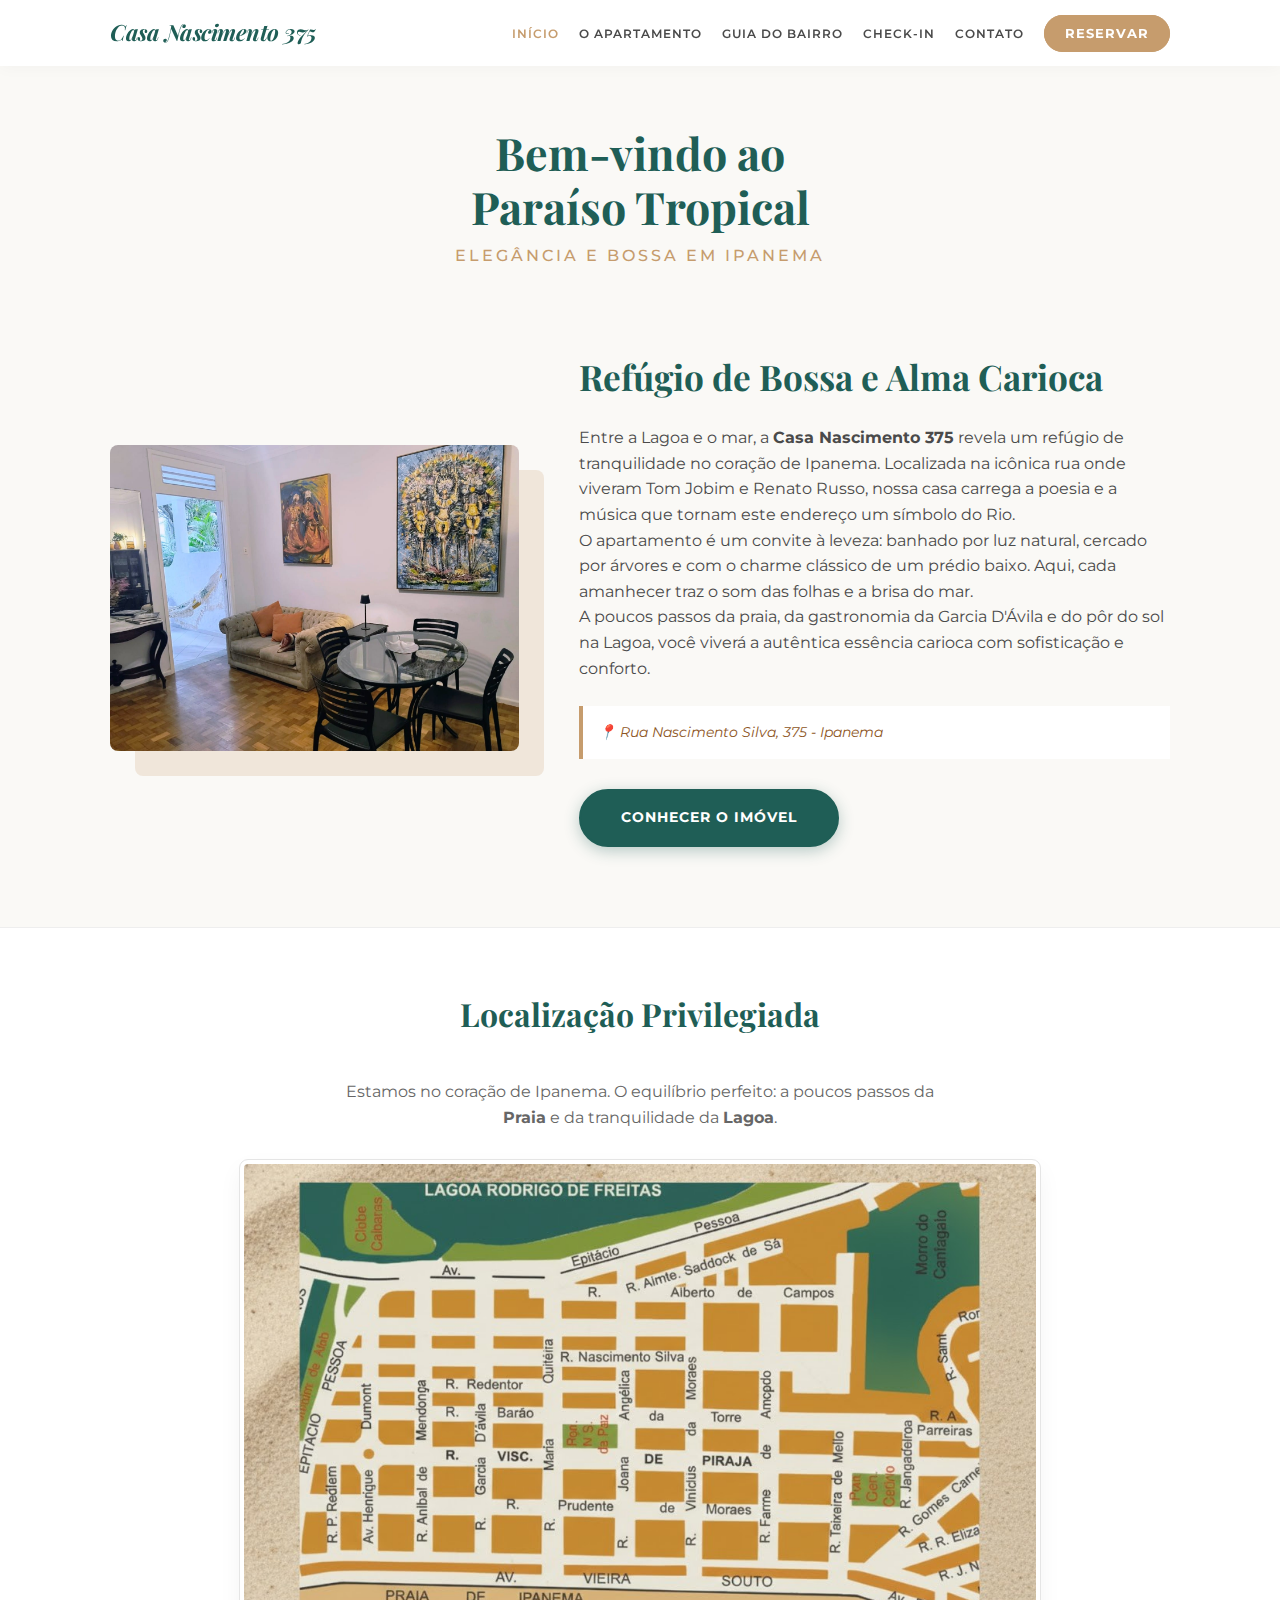
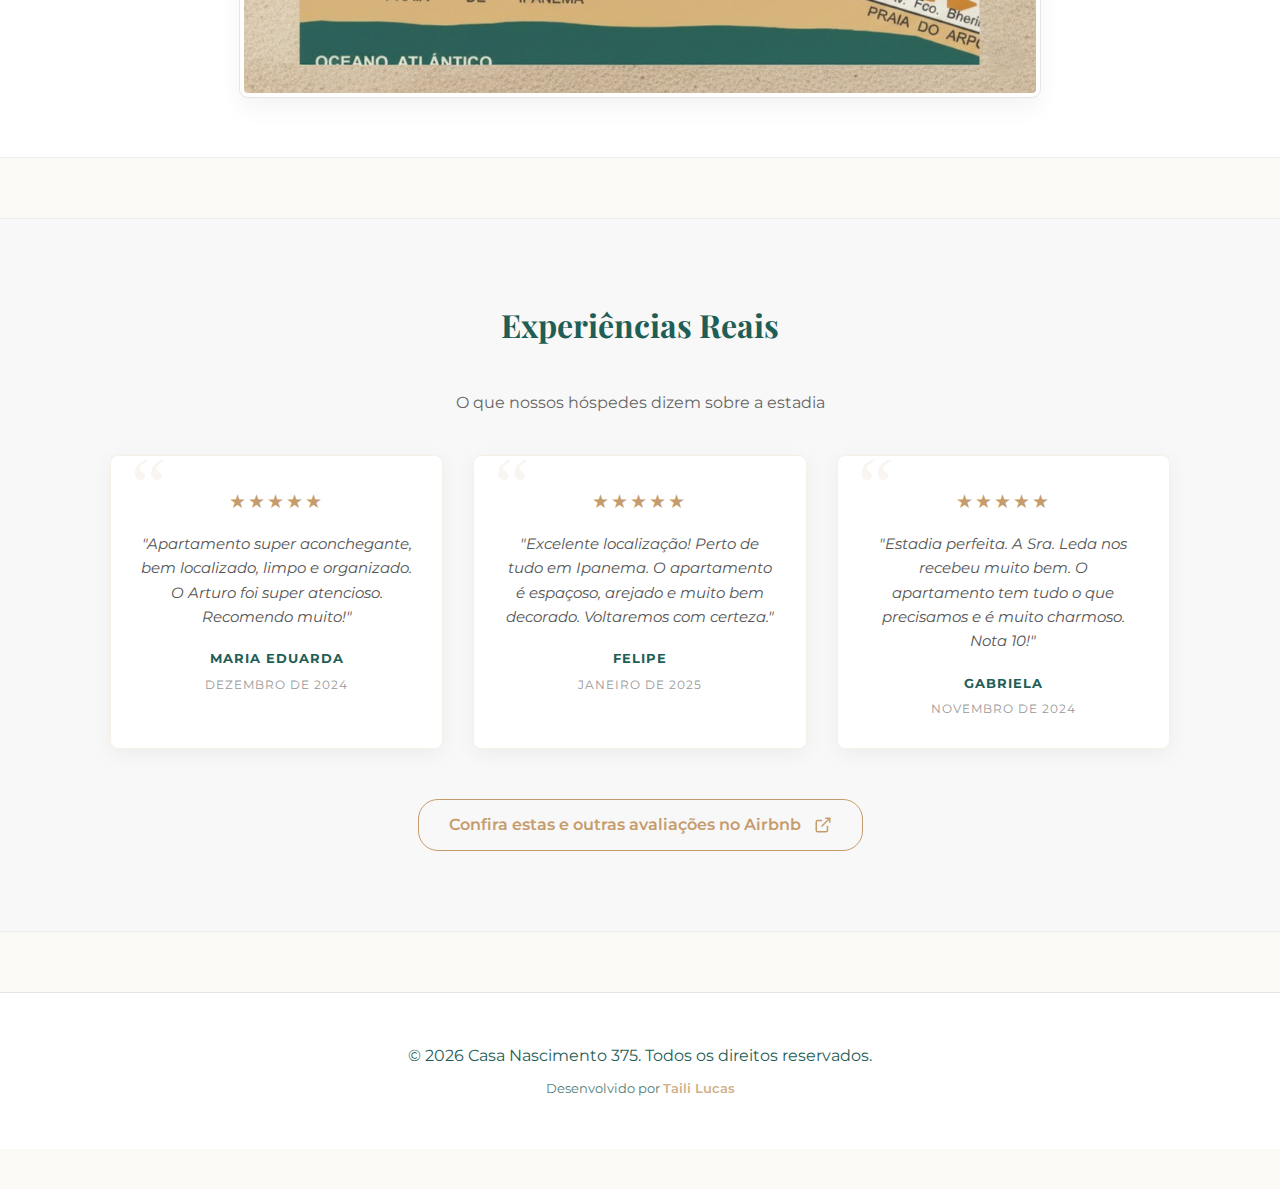
<file: index.html>
<!DOCTYPE html>
<html lang="pt-br">
<head>
    <meta charset="UTF-8">
    <meta name="viewport" content="width=device-width, initial-scale=1.0">
    <title>Casa Nascimento 375 | Hospedagem Tropical</title>
    <link rel="stylesheet" href="style.css">
    <link href="https://fonts.googleapis.com/css2?family=Montserrat:wght@300;400;600&family=Playfair+Display:ital,wght@0,400;0,700;1,400&display=swap" rel="stylesheet">
</head>
<body>

    <header>
        <div class="container header-content">
            <div class="logo">Casa Nascimento 375</div>
            <nav>
                <ul>
                    <li><a href="index.html" class="active">Início</a></li>
                    <li><a href="apartamento.html">O Apartamento</a></li>
                    <li><a href="guia.html">Guia do Bairro</a></li>
                    <li><a href="checkin.html">Check-in</a></li>
                    <li><a href="contato.html">Contato</a></li>
                    <li><a href="https://airbnb.com.br/rooms/25366285" target="_blank" class="btn-airbnb">Reservar</a></li>
                </ul>
            </nav>
        </div>
    </header>

    <div class="hero-header">
        <div class="container">
            <h1>Bem-vindo ao<br>Paraíso Tropical</h1>
            <p class="subtitle">Elegância e Bossa em Ipanema</p>
        </div>
    </div>

    <section class="container intro">
        <div class="intro-img">
            <img src="img/sala2.jpeg" alt="Paisagem de Ipanema e Lagoa">
        </div>
        
        <div class="intro-text">
            <h2>Refúgio de Bossa e Alma Carioca</h2>
            
            <p>Entre a Lagoa e o mar, a <strong>Casa Nascimento 375</strong> revela um refúgio de tranquilidade no coração de Ipanema. Localizada na icônica rua onde viveram Tom Jobim e Renato Russo, nossa casa carrega a poesia e a música que tornam este endereço um símbolo do Rio.</p>
            
            <p>O apartamento é um convite à leveza: banhado por luz natural, cercado por árvores e com o charme clássico de um prédio baixo. Aqui, cada amanhecer traz o som das folhas e a brisa do mar.</p>
            
            <p>A poucos passos da praia, da gastronomia da Garcia D'Ávila e do pôr do sol na Lagoa, você viverá a autêntica essência carioca com sofisticação e conforto.</p>

            <p class="address">📍 Rua Nascimento Silva, 375 - Ipanema</p>
            
            <a href="apartamento.html" class="btn">Conhecer o Imóvel</a>
        </div>
    </section>

    <section class="map-section">
        <div class="container map-container">
            <h2 class="section-title">Localização Privilegiada</h2>
            <p style="max-width: 600px; margin: 0 auto 30px auto; color: #666;">
                Estamos no coração de Ipanema. O equilíbrio perfeito: a poucos passos da <strong>Praia</strong> e da tranquilidade da <strong>Lagoa</strong>.
            </p>
            <img src="img/mapa.jpg" alt="Mapa de Localização Ipanema e Lagoa">
        </div>
    </section>

    <section class="reviews-section">
        <div class="container">
            <h2 class="section-title">Experiências Reais</h2>
            <p style="text-align: center; color: #666; margin-bottom: 20px;">O que nossos hóspedes dizem sobre a estadia</p>
            
            <div class="reviews-grid">
                <div class="review-card">
                    <span class="review-stars">★★★★★</span>
                    <p class="review-text">"Apartamento super aconchegante, bem localizado, limpo e organizado. O Arturo foi super atencioso. Recomendo muito!"</p>
                    <div class="review-author">
                        Maria Eduarda
                        <span class="review-date">Dezembro de 2024</span>
                    </div>
                </div>

                <div class="review-card">
                    <span class="review-stars">★★★★★</span>
                    <p class="review-text">"Excelente localização! Perto de tudo em Ipanema. O apartamento é espaçoso, arejado e muito bem decorado. Voltaremos com certeza."</p>
                    <div class="review-author">
                        Felipe
                        <span class="review-date">Janeiro de 2025</span>
                    </div>
                </div>

                <div class="review-card">
                    <span class="review-stars">★★★★★</span>
                    <p class="review-text">"Estadia perfeita. A Sra. Leda nos recebeu muito bem. O apartamento tem tudo o que precisamos e é muito charmoso. Nota 10!"</p>
                    <div class="review-author">
                        Gabriela
                        <span class="review-date">Novembro de 2024</span>
                    </div>
                </div>
            </div>
            
            <div style="text-align: center; margin-top: 50px;">
                <a href="https://airbnb.com.br/rooms/25366285/reviews" target="_blank" class="btn-map" style="font-size: 1rem; padding: 12px 30px;">
                    Confira estas e outras avaliações no Airbnb
                    <svg style="width: 18px; height: 18px; margin-left: 5px;" viewBox="0 0 24 24"><path d="M18 13v6a2 2 0 0 1-2 2H5a2 2 0 0 1-2-2V8a2 2 0 0 1 2-2h6"></path><polyline points="15 3 21 3 21 9"></polyline><line x1="10" y1="14" x2="21" y2="3"></line></svg>
                </a>
            </div>
        </div>
    </section>

    <footer>
        <div class="container">
            <p>&copy; 2026 Casa Nascimento 375. Todos os direitos reservados.</p>
            <p class="developer-credit">
                Desenvolvido por <a href="https://www.linkedin.com/in/taili-borges/" target="_blank">Taili Lucas</a>
            </p>
        </div>
    </footer>

</body>
</html>
</file>
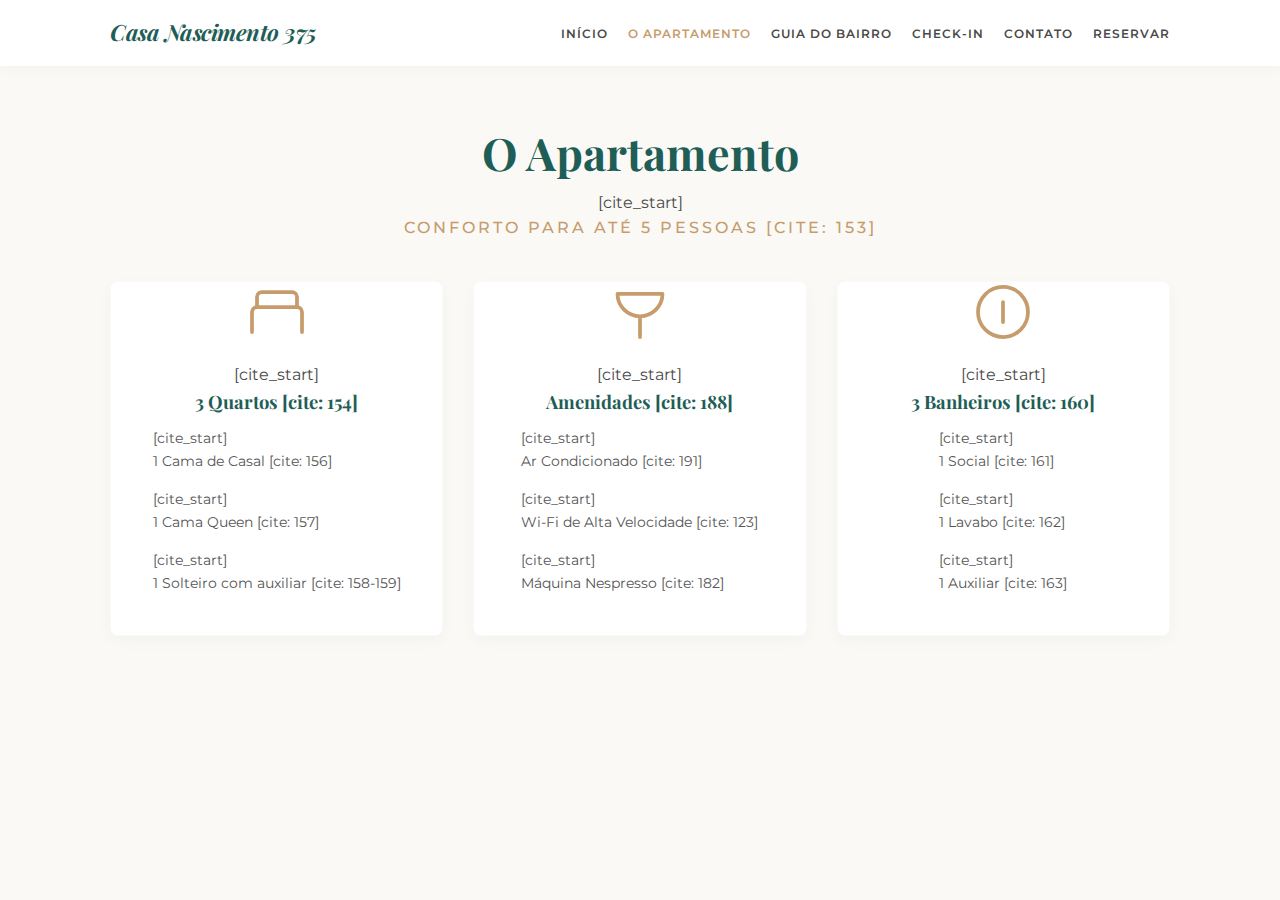
<file: apartamento.html>
<!DOCTYPE html>
<html lang="pt-br">
<head>
    <meta charset="UTF-8">
    <meta name="viewport" content="width=device-width, initial-scale=1.0">
    <title>O Apartamento | Casa Nascimento 375</title>
    <link rel="stylesheet" href="style.css">
    <link href="https://fonts.googleapis.com/css2?family=Montserrat:wght@300;400;600&family=Playfair+Display:ital,wght@0,400;0,700;1,400&display=swap" rel="stylesheet">
</head>
<body>

    <header>
        <div class="container header-content">
            <div class="logo">Casa Nascimento 375</div>
            <nav>
                <ul>
                    <li><a href="index.html">Início</a></li>
                    <li><a href="apartamento.html" class="active">O Apartamento</a></li>
                    <li><a href="guia.html">Guia do Bairro</a></li>
                    <li><a href="checkin.html">Check-in</a></li>
                    <li><a href="contato.html">Contato</a></li>
                    <li><a href="https://airbnb.com.br/rooms/25366285" target="_blank" class="btn-nav">Reservar</a></li>
                </ul>
            </nav>
        </div>
    </header>

    <div class="hero-header">
        <div class="container">
            <h1>O Apartamento</h1>
            [cite_start]<p class="subtitle">Conforto para até 5 pessoas [cite: 153]</p>
        </div>
    </div>

    <div class="container">
        <div class="grid-icons">
            <div class="card">
                <svg class="icon-svg-large" viewBox="0 0 24 24" stroke-linecap="round" stroke-linejoin="round"><path d="M2 20v-8a2 2 0 0 1 2-2h16a2 2 0 0 1 2 2v8"></path><path d="M4 10V6a2 2 0 0 1 2-2h12a2 2 0 0 1 2 2v4"></path></svg>
                [cite_start]<h3>3 Quartos [cite: 154]</h3>
                <ul class="clean-list">
                    [cite_start]<li>1 Cama de Casal [cite: 156]</li>
                    [cite_start]<li>1 Cama Queen [cite: 157]</li>
                    [cite_start]<li>1 Solteiro com auxiliar [cite: 158-159]</li>
                </ul>
            </div>
            <div class="card">
                <svg class="icon-svg-large" viewBox="0 0 24 24" stroke-linecap="round" stroke-linejoin="round"><path d="M12 22v-8.3a9 9 0 0 0 9-9H3a9 9 0 0 0 9 9z"></path></svg>
                [cite_start]<h3>Amenidades [cite: 188]</h3>
                <ul class="clean-list">
                    [cite_start]<li>Ar Condicionado [cite: 191]</li>
                    [cite_start]<li>Wi-Fi de Alta Velocidade [cite: 123]</li>
                    [cite_start]<li>Máquina Nespresso [cite: 182]</li>
                </ul>
            </div>
            <div class="card">
                <svg class="icon-svg-large" viewBox="0 0 24 24" stroke-linecap="round" stroke-linejoin="round"><circle cx="12" cy="12" r="10"></circle><line x1="12" y1="8" x2="12" y2="16"></line></svg>
                [cite_start]<h3>3 Banheiros [cite: 160]</h3>
                <ul class="clean-list">
                    [cite_start]<li>1 Social [cite: 161]</li>
                    [cite_start]<li>1 Lavabo [cite: 162]</li>
                    [cite_start]<li>1 Auxiliar [cite: 163]</li>
                </ul>
            </div>
        </div>
    </div>

</body>
</html>
</file>
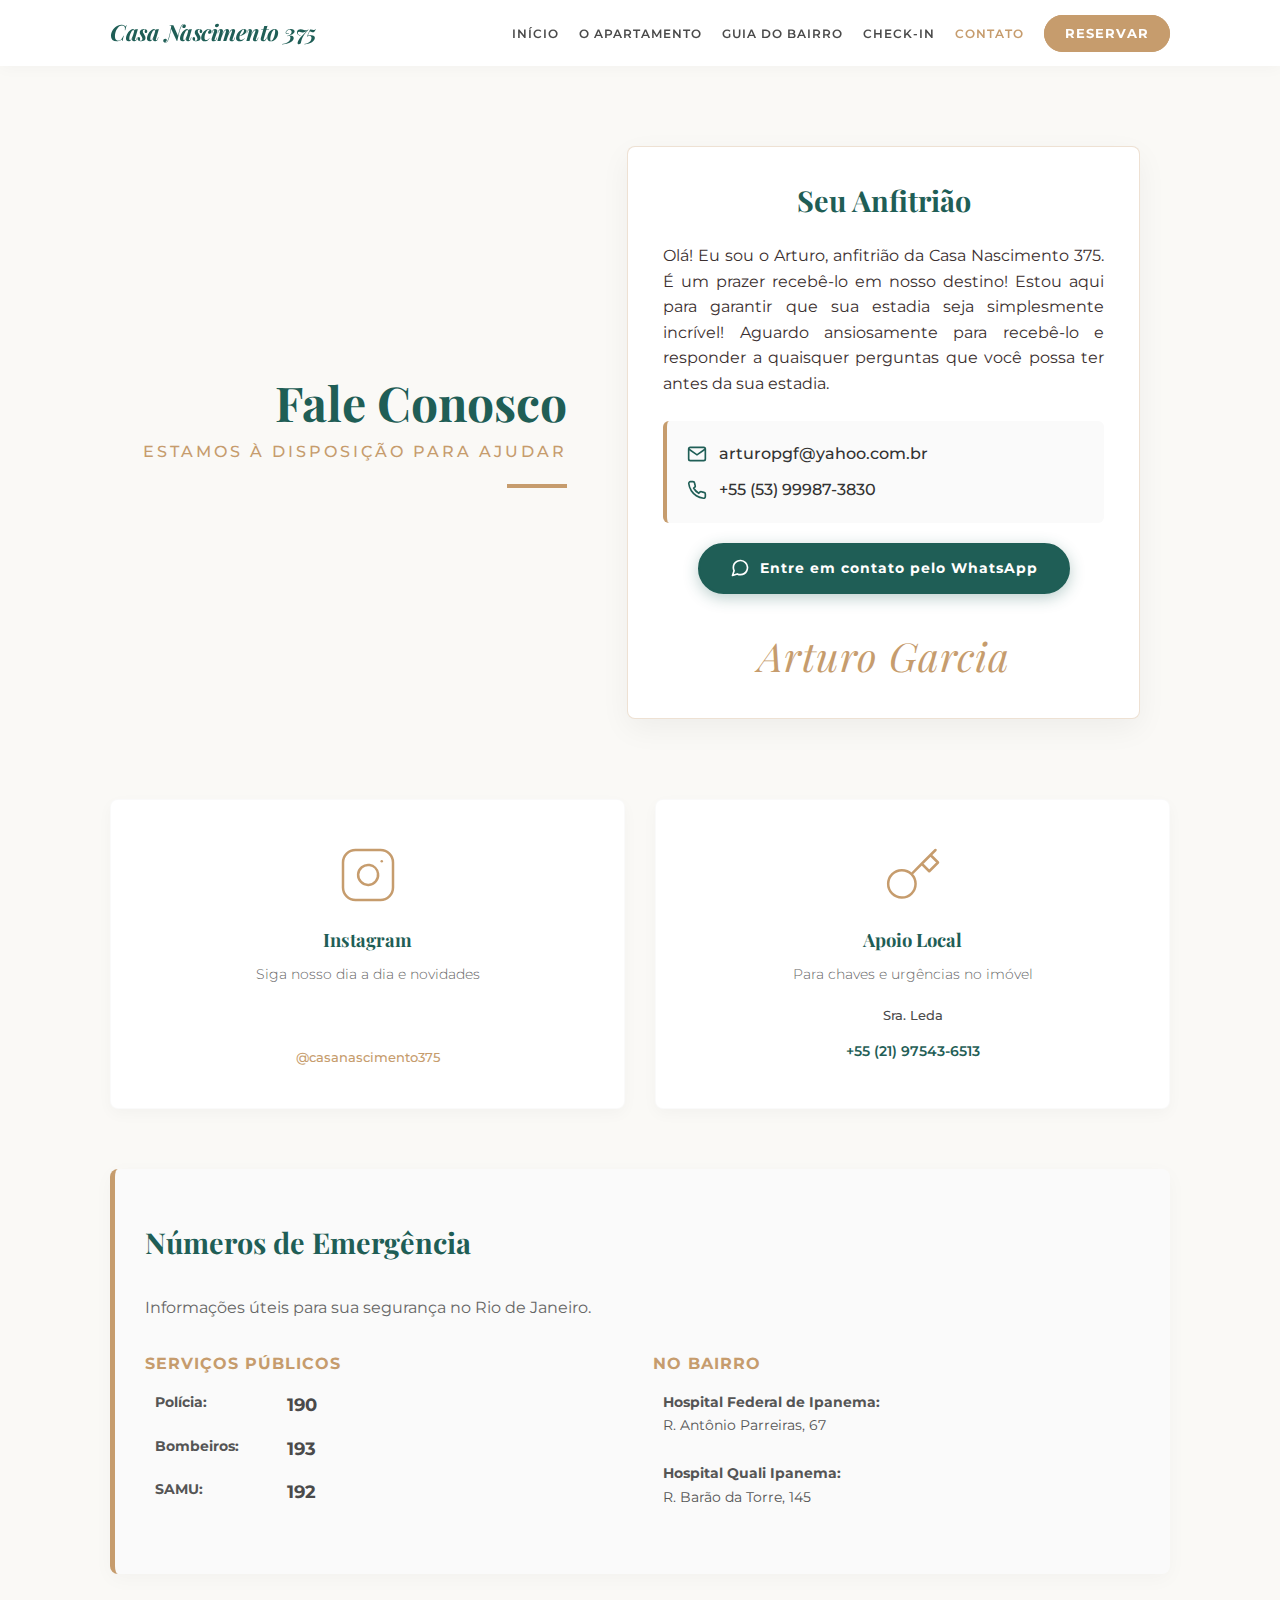
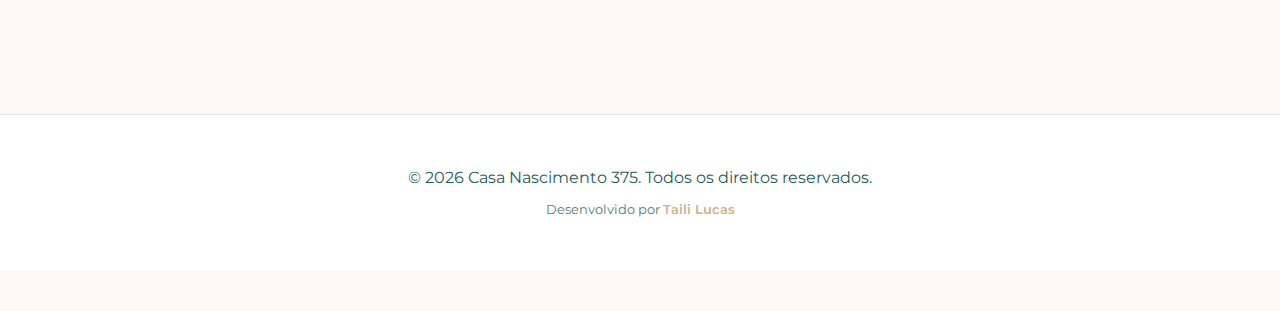
<file: contato.html>
<!DOCTYPE html>
<html lang="pt-br">
<head>
    <meta charset="UTF-8">
    <meta name="viewport" content="width=device-width, initial-scale=1.0">
    <title>Contato | Casa Nascimento 375</title>
    
    <link rel="icon" href="img/favicon.png" type="image/png">
    
    <link rel="stylesheet" href="style.css">
    <link href="https://fonts.googleapis.com/css2?family=Montserrat:wght@300;400;600&family=Playfair+Display:ital,wght@0,400;0,700;1,400&display=swap" rel="stylesheet">
</head>
<body>

    <header>
        <div class="container header-content">
            <div class="logo">Casa Nascimento 375</div>
            <nav>
                <ul>
                    <li><a href="index.html">Início</a></li>
                    <li><a href="apartamento.html">O Apartamento</a></li>
                    <li><a href="guia.html">Guia do Bairro</a></li>
                    <li><a href="checkin.html">Check-in</a></li>
                    <li><a href="contato.html" class="active">Contato</a></li>
                    <li><a href="https://airbnb.com.br/rooms/25366285" target="_blank" class="btn-airbnb">Reservar</a></li>
                </ul>
            </nav>
        </div>
    </header>

    <div class="container" style="padding-top: 80px; padding-bottom: 60px;">
        
        <div class="contact-split-layout">
            
            <div class="contact-intro-side">
                <h1>Fale Conosco</h1>
                <p class="subtitle">Estamos à disposição para ajudar</p>
                <div class="gold-separator"></div>
            </div>

            <div class="contact-host-side">
                <div class="host-card-box">
                    <h2>Seu Anfitrião</h2>
                    
                    <p class="host-message">
                        Olá! Eu sou o Arturo, anfitrião da Casa Nascimento 375. É um prazer recebê-lo em nosso destino! Estou aqui para garantir que sua estadia seja simplesmente incrível! Aguardo ansiosamente para recebê-lo e responder a quaisquer perguntas que você possa ter antes da sua estadia.
                    </p>
                    
                    <div class="host-contacts-block">
                        <div class="contact-row">
                            <svg viewBox="0 0 24 24" stroke="currentColor" stroke-width="2" fill="none"><path d="M4 4h16c1.1 0 2 .9 2 2v12c0 1.1-.9 2-2 2H4c-1.1 0-2-.9-2-2V6c0-1.1.9-2 2-2z"></path><polyline points="22,6 12,13 2,6"></polyline></svg>
                            <span>arturopgf@yahoo.com.br</span>
                        </div>
                        <div class="contact-row">
                            <svg viewBox="0 0 24 24" stroke="currentColor" stroke-width="2" fill="none"><path d="M22 16.92v3a2 2 0 0 1-2.18 2 19.79 19.79 0 0 1-8.63-3.07 19.5 19.5 0 0 1-6-6 19.79 19.79 0 0 1-3.07-8.67A2 2 0 0 1 4.11 2h3a2 2 0 0 1 2 1.72 12.84 12.84 0 0 0 .7 2.81 2 2 0 0 1-.45 2.11L8.09 9.91a16 16 0 0 0 6 6l1.27-1.27a2 2 0 0 1 2.11-.45 12.84 12.84 0 0 0 2.81.7A2 2 0 0 1 22 16.92z"></path></svg>
                            <span>+55 (53) 99987-3830</span>
                        </div>
                    </div>

                    <div style="text-align: center;">
                        <a href="https://wa.me/5553999873830" target="_blank" class="btn" style="margin-top: 20px; padding: 12px 30px; display: inline-flex; align-items: center; gap: 10px; text-transform: none; font-size: 0.9rem;">
                            <svg viewBox="0 0 24 24" width="20" height="20" stroke="currentColor" stroke-width="2" fill="none" stroke-linecap="round" stroke-linejoin="round" style="fill: none !important;"><path d="M21 11.5a8.38 8.38 0 0 1-.9 3.8 8.5 8.5 0 0 1-7.6 4.7 8.38 8.38 0 0 1-3.8-.9L3 21l1.9-5.7a8.38 8.38 0 0 1-.9-3.8 8.5 8.5 0 0 1 4.7-7.6 8.38 8.38 0 0 1 3.8-.9h.5a8.48 8.48 0 0 1 8 8v.5z"></path></svg>
                            Entre em contato pelo WhatsApp
                        </a>
                    </div>
                    
                    <span class="host-signature-styled">Arturo Garcia</span>
                </div>
            </div>

        </div>

        <div class="grid-icons" style="margin-top: 80px;">
            
            <a href="https://www.instagram.com/casanascimento375/" target="_blank" class="card card-padding-icon" style="text-decoration: none;">
                <svg class="icon-svg-large" viewBox="0 0 24 24" stroke-linecap="round" stroke-linejoin="round" style="stroke-width: 1;"><rect x="2" y="2" width="20" height="20" rx="5" ry="5"></rect><path d="M16 11.37A4 4 0 1 1 12.63 8 4 4 0 0 1 16 11.37z"></path><line x1="17.5" y1="6.5" x2="17.51" y2="6.5"></line></svg>
                <h3>Instagram</h3>
                <p>Siga nosso dia a dia e novidades</p>
                <em>@casanascimento375</em>
            </a>

            <div class="card card-padding-icon">
                <svg class="icon-svg-large" viewBox="0 0 24 24" stroke-linecap="round" stroke-linejoin="round" style="stroke-width: 1;"><path d="M21 2l-2 2m-7.61 7.61a5.5 5.5 0 1 1-7.778 7.778 5.5 5.5 0 0 1 7.777-7.777zm0 0L15.5 7.5m0 0l3 3L22 7l-3-3m-3.5 3.5L19 4"></path></svg>
                <h3>Apoio Local</h3>
                <p>Para chaves e urgências no imóvel</p>
                <em style="color: var(--text-grey);">Sra. Leda</em>
                <p style="font-weight: 600; color: var(--tropical-teal);">+55 (21) 97543-6513</p>
            </div>

        </div>

        <div style="background-color: #fafafa; padding: 50px 30px; border-radius: 8px; margin-top: 60px; margin-bottom: 20px; border-left: 5px solid var(--warm-gold); box-shadow: 0 5px 20px rgba(0,0,0,0.03);">
            <h2 style="color: var(--tropical-teal); margin-bottom: 30px; font-size: 1.8rem;">Números de Emergência</h2>
            <p style="margin-bottom: 30px; color: #666;">Informações úteis para sua segurança no Rio de Janeiro.</p>
            
            <div style="display: grid; grid-template-columns: repeat(auto-fit, minmax(250px, 1fr)); gap: 20px;">
                <div>
                    <h4 style="color: var(--warm-gold); margin-bottom: 15px; text-transform: uppercase; letter-spacing: 1px;">Serviços Públicos</h4>
                    <ul class="clean-list">
                        <li><strong style="min-width: 120px; display:inline-block;">Polícia:</strong> <span style="font-size: 1.1rem; font-weight: bold; color: var(--text-grey);">190</span></li>
                        <li><strong style="min-width: 120px; display:inline-block;">Bombeiros:</strong> <span style="font-size: 1.1rem; font-weight: bold; color: var(--text-grey);">193</span></li>
                        <li><strong style="min-width: 120px; display:inline-block;">SAMU:</strong> <span style="font-size: 1.1rem; font-weight: bold; color: var(--text-grey);">192</span></li>
                    </ul>
                </div>
                <div>
                    <h4 style="color: var(--warm-gold); margin-bottom: 15px; text-transform: uppercase; letter-spacing: 1px;">No Bairro</h4>
                    <ul class="clean-list">
                        <li>
                            <div style="display: flex; flex-direction: column;">
                                <strong>Hospital Federal de Ipanema:</strong>
                                <span>R. Antônio Parreiras, 67</span>
                            </div>
                        </li>
                        <li>
                            <div style="display: flex; flex-direction: column; margin-top: 10px;">
                                <strong>Hospital Quali Ipanema:</strong>
                                <span>R. Barão da Torre, 145</span>
                            </div>
                        </li>
                    </ul>
                </div>
            </div>
        </div>

    </div>

    <footer>
        <div class="container">
            <p>© 2026 Casa Nascimento 375. Todos os direitos reservados.</p>
            <p class="developer-credit">
                Desenvolvido por <a href="https://www.linkedin.com/in/taili-borges/" target="_blank">Taili Lucas</a>
            </p>
        </div>
    </footer>

</body>
</html>
</file>
<file: style.css>
/* --- CORES E VARIÁVEIS --- */
:root {
    --tropical-teal: #1F5E56;
    --warm-gold: #C69C6D;
    --sand-bg: #FAF9F6;
    --pure-white: #FFFFFF;
    --text-grey: #4A4A4A;
    --light-border: #E5E5E5;
    
    --font-heading: 'Playfair Display', serif;
    --font-body: 'Montserrat', sans-serif;
}

/* Reset básico */
* { margin: 0; padding: 0; box-sizing: border-box; }

/* Imagens responsivas por padrão - ISSO EVITA QUE A IMAGEM ESTOURE A TELA */
img {
    max-width: 100%;
    height: auto;
    display: block;
}

body {
    font-family: var(--font-body);
    background-color: var(--sand-bg);
    color: var(--text-grey);
    line-height: 1.6;
    padding-bottom: 40px;
    overflow-x: hidden; /* Impede rolagem lateral indesejada */
}

/* Tipografia */
h1, h2, h3, .logo { font-family: var(--font-heading); font-weight: 700; }
a { text-decoration: none; color: inherit; transition: 0.3s; }
.container { max-width: 1100px; margin: 0 auto; padding: 0 20px; }

/* --- CABEÇALHO --- */
header {
    background-color: var(--pure-white);
    padding: 15px 0;
    box-shadow: 0 2px 15px rgba(0,0,0,0.03);
    position: sticky; top: 0; z-index: 1000;
}
.header-content { display: flex; justify-content: space-between; align-items: center; }
.logo { font-size: 1.4rem; color: var(--tropical-teal); letter-spacing: -0.5px; font-style: italic; }
nav ul { display: flex; list-style: none; gap: 20px; align-items: center; }
nav a { color: var(--text-grey); font-size: 0.75rem; text-transform: uppercase; letter-spacing: 1px; font-weight: 600; padding: 5px 0; }
nav a:hover, nav a.active { color: var(--warm-gold); }

.btn-airbnb {
    background-color: var(--warm-gold);
    color: var(--pure-white) !important;
    padding: 10px 20px;
    border-radius: 30px;
    font-weight: bold;
    font-size: 0.8rem;
    border: 1px solid var(--warm-gold);
    transition: all 0.3s ease;
    white-space: nowrap; /* Impede que o texto do botão quebre */
}
.btn-airbnb:hover {
    background-color: transparent;
    color: var(--warm-gold) !important;
    transform: scale(1.05);
}

/* --- HERO & INTRO --- */
.hero-header { text-align: center; padding: 60px 20px 40px 20px; }
.hero-header h1 { font-size: 2.8rem; color: var(--tropical-teal); margin-bottom: 10px; line-height: 1.2; }
.subtitle { font-size: 1rem; color: var(--warm-gold); font-family: var(--font-body); font-weight: 500; text-transform: uppercase; letter-spacing: 3px; }

/* Intro (Home) */
.intro { 
    padding: 40px 20px 80px 20px; 
    display: flex; 
    align-items: center; 
    gap: 60px; 
}
.intro-img img { 
    width: 100%; 
    border-radius: 8px; 
    box-shadow: 25px 25px 0px rgba(198, 156, 109, 0.2); 
}
.intro-text h2 { font-size: 2.2rem; margin-bottom: 20px; color: var(--tropical-teal); }
.address { display: block; margin-top: 25px; padding: 15px; background: var(--pure-white); border-left: 4px solid var(--warm-gold); font-size: 0.9rem; font-style: italic; color: #8D5524; }

/* Botões Gerais */
.btn { display: inline-block; background-color: var(--tropical-teal); color: var(--pure-white); padding: 16px 40px; border-radius: 50px; font-size: 0.85rem; text-transform: uppercase; letter-spacing: 1px; font-weight: 700; margin-top: 30px; border: 2px solid var(--tropical-teal); box-shadow: 0 4px 15px rgba(31, 94, 86, 0.3); }
.btn:hover { background-color: transparent; color: var(--tropical-teal); }

/* --- SEÇÃO DO MAPA --- */
.map-section {
    background-color: var(--pure-white);
    padding: 60px 0;
    margin-bottom: 60px;
    text-align: center;
    border-top: 1px solid #eee;
    border-bottom: 1px solid #eee;
}
.map-container img {
    max-width: 800px;
    width: 100%;
    margin: 0 auto;
    border-radius: 8px;
    box-shadow: 0 10px 25px rgba(0,0,0,0.05);
    border: 4px solid white;
    outline: 1px solid var(--light-border);
}

/* --- SEÇÃO DE AVALIAÇÕES --- */
.reviews-section {
    background-color: #f8f8f8;
    padding: 80px 0;
    margin-top: 40px;
    border-top: 1px solid #eee;
    border-bottom: 1px solid #eee;
}
.reviews-grid {
    display: grid;
    grid-template-columns: repeat(auto-fit, minmax(300px, 1fr));
    gap: 30px;
    margin-top: 40px;
}
.review-card {
    background-color: var(--pure-white);
    padding: 30px;
    border-radius: 8px;
    box-shadow: 0 5px 20px rgba(0,0,0,0.05);
    border: 1px solid rgba(198, 156, 109, 0.15);
    text-align: center;
    position: relative;
}
.review-stars { color: var(--warm-gold); font-size: 1.2rem; letter-spacing: 2px; margin-bottom: 15px; display: block; }
.review-text { font-family: var(--font-body); font-style: italic; color: #555; font-size: 0.95rem; line-height: 1.6; margin-bottom: 20px; }
.review-author { font-weight: 700; color: var(--tropical-teal); text-transform: uppercase; font-size: 0.8rem; letter-spacing: 1px; }
.review-date { display: block; font-size: 0.75rem; color: #999; margin-top: 5px; font-weight: 400; }
.review-card::before { content: "“"; font-family: serif; font-size: 5rem; color: rgba(198, 156, 109, 0.1); position: absolute; top: -10px; left: 20px; line-height: 1; }

/* --- GERAIS E GRIDS (APARTAMENTO) --- */
.room-section { display: flex; align-items: center; gap: 60px; margin-bottom: 100px; padding-top: 20px; }
.room-section.reverse { flex-direction: row-reverse; }
.room-text { flex: 1; }
.room-text h2 { color: var(--tropical-teal); font-size: 2.2rem; margin-bottom: 20px; }
.room-features { list-style: none; margin-top: 20px; }
.room-features li { margin-bottom: 12px; padding-left: 25px; position: relative; font-size: 0.95rem; }
.room-features li::before { content: "•"; color: var(--warm-gold); font-weight: bold; font-size: 1.5rem; position: absolute; left: 0; top: -5px; }

/* Imagens Gerais */
.room-img { flex: 1.2; }
.room-img img, .room-img-grid img, .room-img-grid-3 img {
    width: 100%; object-fit: cover; border-radius: 8px;
    box-shadow: 10px 10px 0px rgba(198, 156, 109, 0.15);
    cursor: zoom-in; transition: transform 0.3s ease, box-shadow 0.3s ease;
}
.room-img img { height: 450px; }
.room-img-grid { flex: 1.2; display: grid; grid-template-columns: 1fr 1fr; gap: 15px; } .room-img-grid img { height: 450px; }
.room-img-grid-3 { flex: 1.5; display: grid; grid-template-columns: repeat(3, 1fr); gap: 15px; } .room-img-grid-3 img { height: 300px; }

/* Amenidades */
.amenities-section { background-color: var(--pure-white); padding: 60px 40px; border-radius: 12px; margin-top: 80px; border: 1px solid rgba(198, 156, 109, 0.2); }
.amenities-list { display: grid; grid-template-columns: repeat(auto-fill, minmax(200px, 1fr)); gap: 25px; margin-top: 30px; }
.amenity-item { display: flex; align-items: center; gap: 15px; color: #555; font-size: 0.95rem; font-weight: 500; }
.amenity-icon { width: 25px !important; height: 25px !important; min-width: 25px; stroke: var(--tropical-teal); fill: none; stroke-width: 2; }

/* Cards (Guia do Bairro) */
.section-title { color: var(--tropical-teal); font-size: 2rem; margin-bottom: 40px; text-align: center; }
.grid-icons { display: grid; grid-template-columns: repeat(auto-fit, minmax(280px, 1fr)); gap: 30px; align-items: start; }
.card { padding: 0 0 25px 0; border: 1px solid rgba(0,0,0,0.02); border-radius: 8px; background-color: var(--pure-white); display: flex; flex-direction: column; align-items: center; text-align: center; box-shadow: 0 5px 15px rgba(0,0,0,0.03); transition: 0.4s; height: 100%; }
.card:hover { transform: translateY(-5px); box-shadow: 0 15px 30px rgba(0,0,0,0.08); border-color: var(--warm-gold); }
.card-image { width: 100%; height: 180px; object-fit: cover; margin-bottom: 20px; filter: brightness(0.98); border-radius: 8px 8px 0 0; }
.card h3 { margin-bottom: 10px; color: var(--tropical-teal); font-size: 1.15rem; padding: 0 15px; }
.card p { font-size: 0.85rem; color: #666; padding: 0 20px; font-weight: 300; margin-bottom: 20px; }
.card em { display: block; margin-top: auto; font-style: normal; color: var(--warm-gold); font-weight: 500; font-size: 0.8rem; margin-bottom: 15px; }
.card-padding-icon { padding-top: 45px; }

/* Botões de Mapa */
.btn-map { display: inline-flex; align-items: center; gap: 8px; margin-top: auto; color: var(--warm-gold); font-size: 0.85rem; font-weight: 600; padding: 8px 16px; border: 1px solid var(--warm-gold); border-radius: 20px; transition: all 0.3s ease; text-decoration: none; }
.btn-map:hover { background-color: var(--warm-gold); color: white; }
.btn-map svg { width: 16px; height: 16px; fill: none; stroke: currentColor; stroke-width: 2; }
.card-actions { padding-bottom: 10px; }

/* Ícones e Listas */
.icon-svg, .icon-svg-large { stroke: var(--warm-gold); fill: none; stroke-width: 1.5; margin-bottom: 20px; display: block; margin-left: auto; margin-right: auto; }
.icon-svg { width: 50px; height: 50px; }
.icon-svg-large { width: 60px; height: 60px; }
.clean-list { list-style: none; padding: 0 10px; text-align: left; font-size: 0.9rem; color: #555; }
.clean-list li { margin-bottom: 15px; display: flex; align-items: flex-start; gap: 12px; }

/* --- NOVO LAYOUT DE CONTATO (Refinado) --- */
.contact-split-layout {
    display: flex; align-items: center; justify-content: center; gap: 40px; margin-bottom: 60px;
    max-width: 1000px; margin-left: auto; margin-right: auto;
}
.contact-intro-side { flex: 1; text-align: right; padding-right: 20px; }
.contact-intro-side h1 { font-size: 3rem; color: var(--tropical-teal); line-height: 1.1; margin-bottom: 10px; }
.gold-separator { width: 60px; height: 4px; background-color: var(--warm-gold); margin-top: 20px; margin-left: auto; }
.contact-host-side { flex: 1.2; }
.host-card-box {
    background-color: var(--pure-white); border: 1px solid rgba(198, 156, 109, 0.3); border-radius: 8px;
    padding: 30px 35px; box-shadow: 0 10px 30px rgba(0,0,0,0.05); text-align: left;
}
.host-card-box h2 { color: var(--tropical-teal); margin-bottom: 20px; font-size: 1.8rem; text-align: center; }
.host-message { font-style: normal; color: #3B2F2F; margin-bottom: 25px; line-height: 1.6; font-size: 1rem; text-align: justify; }
.host-contacts-block { margin-top: 20px; background-color: #fafafa; padding: 20px; border-radius: 6px; border-left: 4px solid var(--warm-gold); width: 100%; }
.contact-row { display: flex; align-items: center; gap: 12px; margin-bottom: 10px; font-size: 1rem; color: #333; font-weight: 500; }
.contact-row:last-child { margin-bottom: 0; }
.contact-row svg { width: 20px; height: 20px; color: var(--tropical-teal); stroke-width: 2; }
.host-signature-styled {
    font-family: var(--font-heading); font-style: italic; font-size: 2.5rem; color: var(--warm-gold);
    margin-top: 30px; display: block; text-align: center; letter-spacing: 1px;
}

/* --- ESTILO PARA CARDS DE SERVIÇOS (COMPACTO) --- */
.services-grid { display: grid; grid-template-columns: repeat(auto-fit, minmax(200px, 1fr)); gap: 15px; margin-top: 20px; }
.service-card {
    background-color: #fafafa; border: 1px solid rgba(0,0,0,0.05); border-radius: 8px; padding: 15px;
    text-align: left; transition: all 0.3s ease; display: flex; flex-direction: column; justify-content: center;
}
.service-card:hover { transform: translateY(-2px); background-color: var(--pure-white); box-shadow: 0 5px 15px rgba(0,0,0,0.05); border-color: rgba(198, 156, 109, 0.3); }
.icon-svg-small { width: 30px; height: 30px; stroke: var(--warm-gold); fill: none; stroke-width: 1.5; margin-bottom: 10px; }
.service-card h4 { color: var(--tropical-teal); font-size: 0.95rem; margin-bottom: 4px; font-weight: 700; }
.service-card p { font-size: 0.8rem; color: #666; margin-bottom: 8px; line-height: 1.3; }
.service-card a { font-size: 0.75rem; color: var(--warm-gold); font-weight: 600; text-decoration: underline; }

/* Footer */
footer { background-color: var(--pure-white); border-top: 1px solid var(--light-border); color: var(--tropical-teal); text-align: center; padding: 50px 0; margin-top: 60px; }
.developer-credit { font-size: 0.8rem; margin-top: 10px; opacity: 0.8; }
.developer-credit a { color: var(--warm-gold); font-weight: 600; }
.developer-credit a:hover { text-decoration: underline; }

/* --- RESPONSIVIDADE (MEDIA QUERIES GLOBAIS) --- */
/* Esta seção é crucial para corrigir os problemas no iPhone e Motorola */

@media (max-width: 950px) { /* Aumentei o limite para pegar tablets e telas grandes */
    
    /* 1. Header e Menu */
    .header-content { flex-direction: column; text-align: center; gap: 15px; }
    nav ul { flex-wrap: wrap; justify-content: center; gap: 15px; padding: 0; }
    nav a { font-size: 0.85rem; padding: 5px 10px; display: inline-block; }

    /* 2. Seções Divididas (Intro, Apartamento, Contato) */
    .intro, 
    .room-section, 
    .room-section.reverse, 
    .contact-split-layout {
        flex-direction: column !important; /* Força empilhamento vertical */
        text-align: center;
        gap: 30px;
    }

    /* 3. Textos e Alinhamentos */
    .intro-text, .room-text, .contact-intro-side, .contact-host-side {
        width: 100%;
        padding-right: 0;
        text-align: center;
    }
    
    .address { text-align: center; border-left: none; border-top: 4px solid var(--warm-gold); }
    .gold-separator { margin: 20px auto; }
    .contact-intro-side h1 { font-size: 2.5rem; }

    /* 4. Imagens */
    .room-img img, .room-img-grid img { height: 300px; } /* Altura menor para mobile */
    .room-img-grid-3 { grid-template-columns: 1fr; } /* Fotos de 3 colunas viram 1 */
    .room-img-grid-3 img { height: 250px; }
}
</file>
